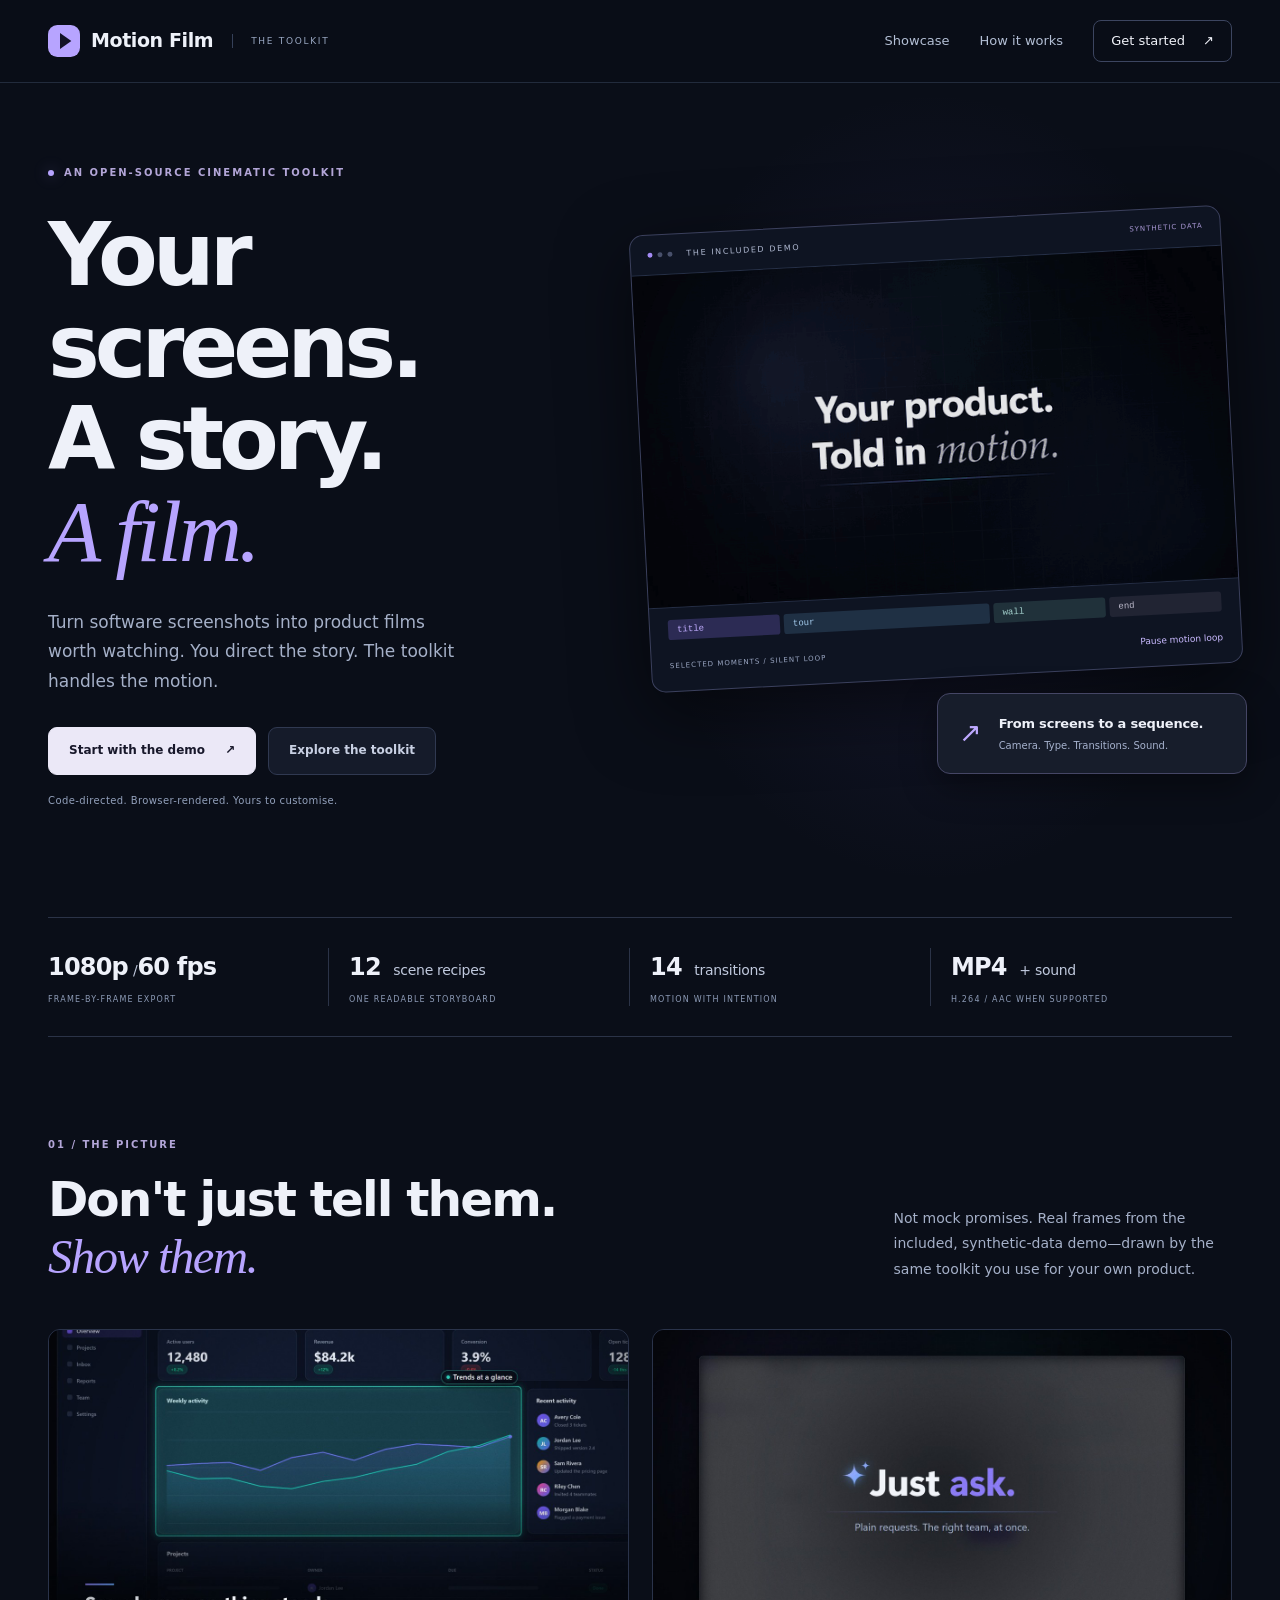
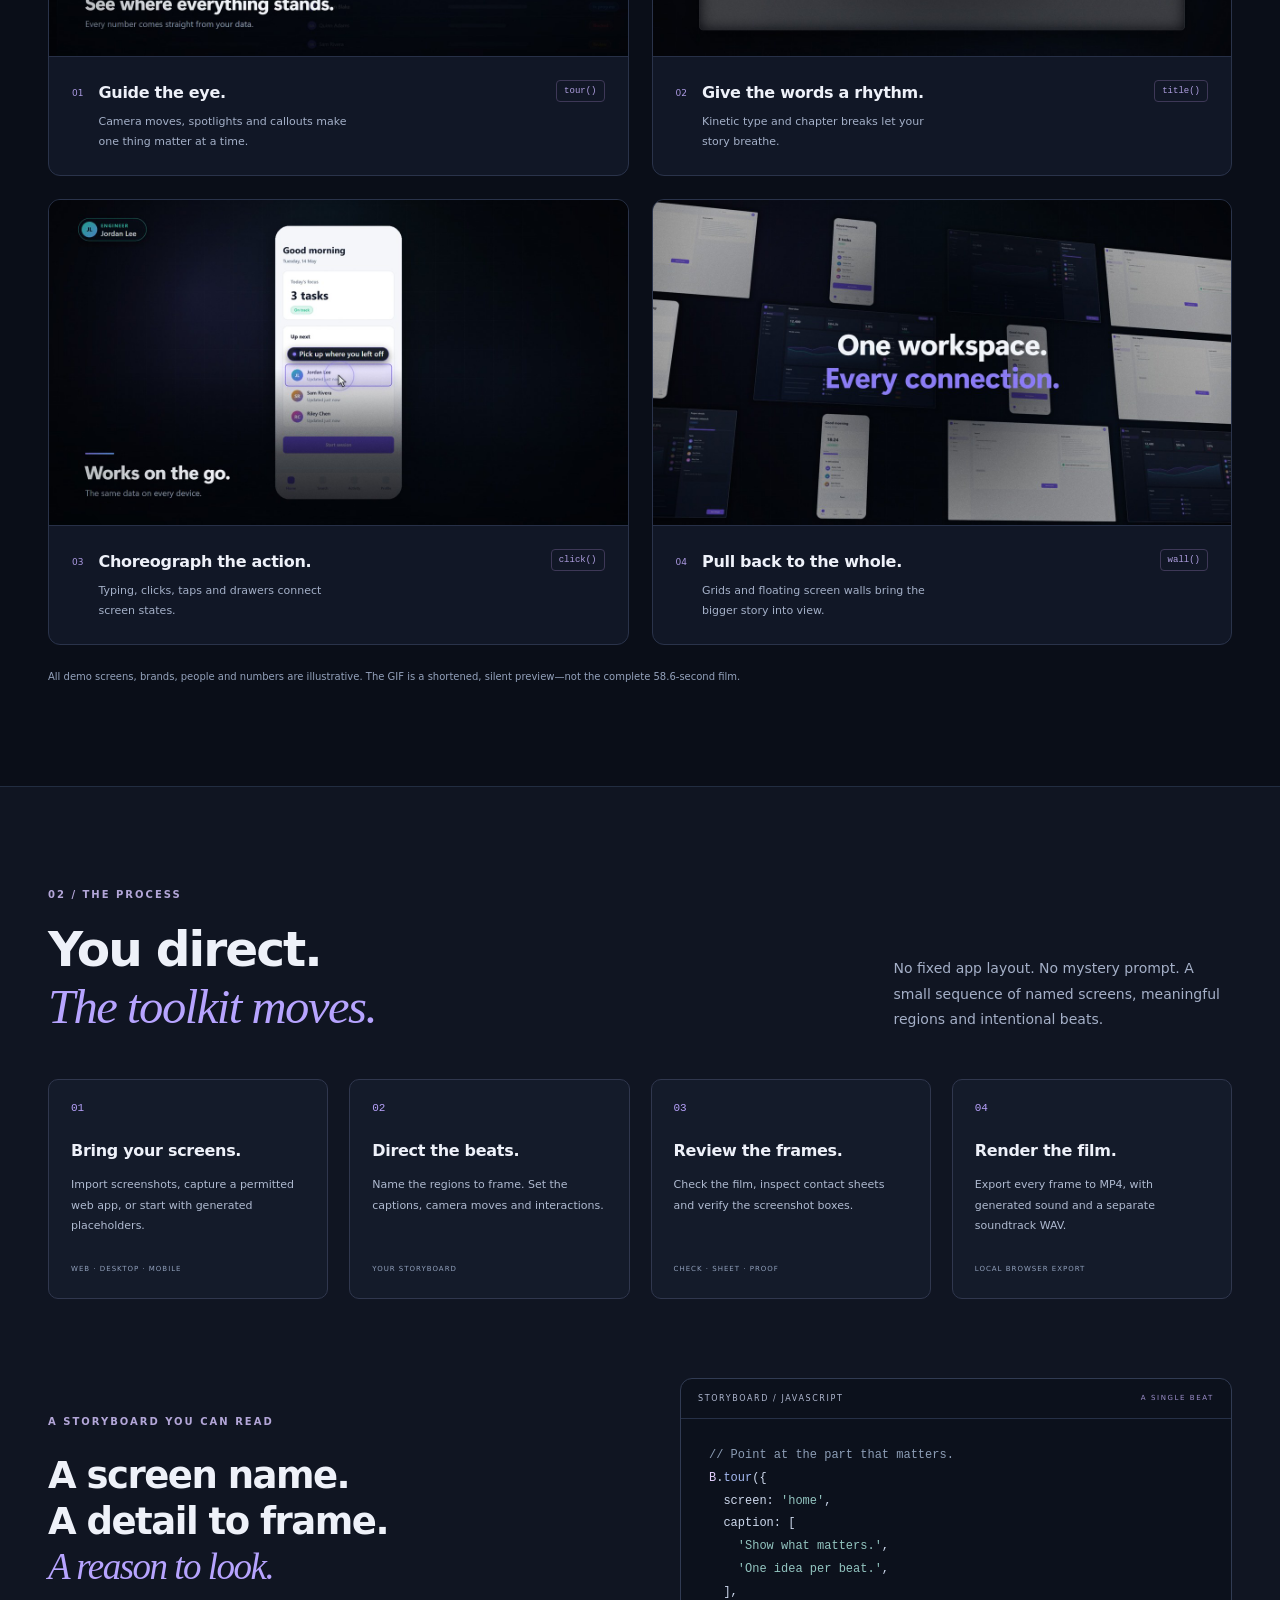
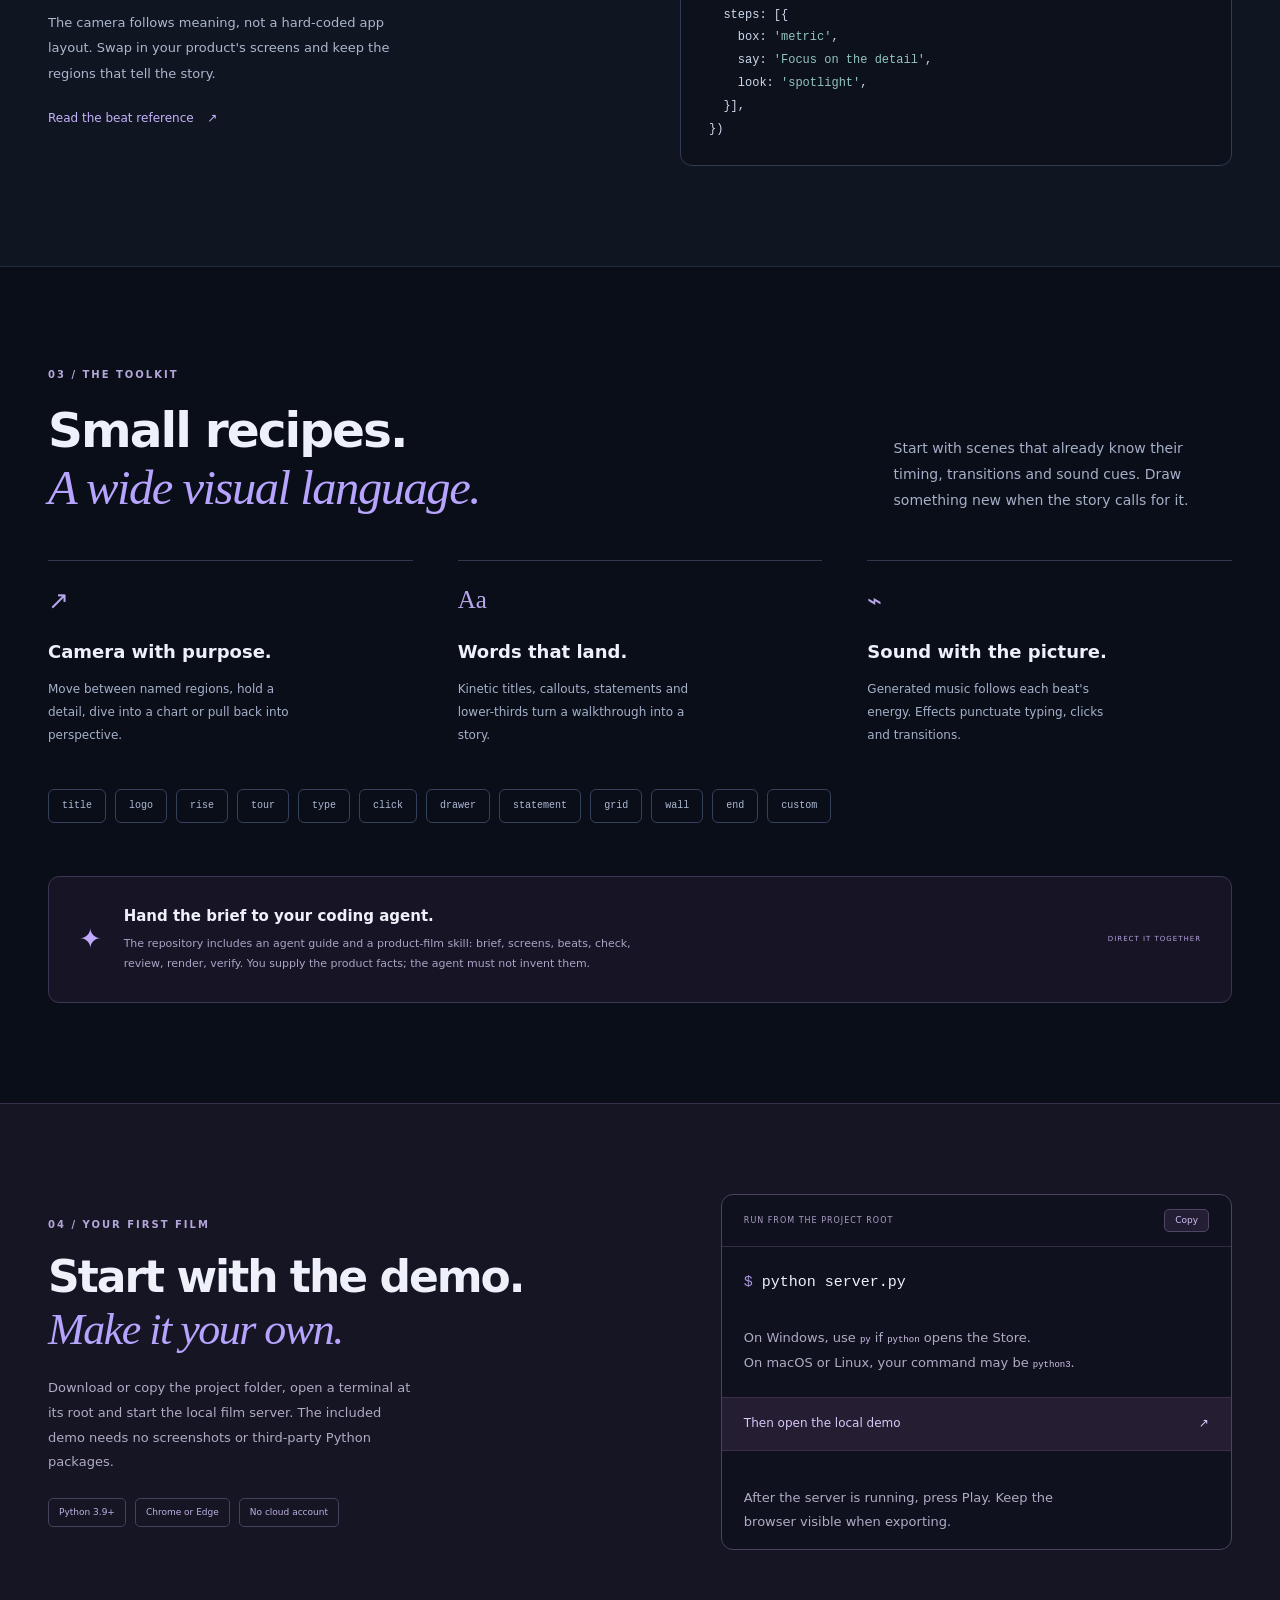
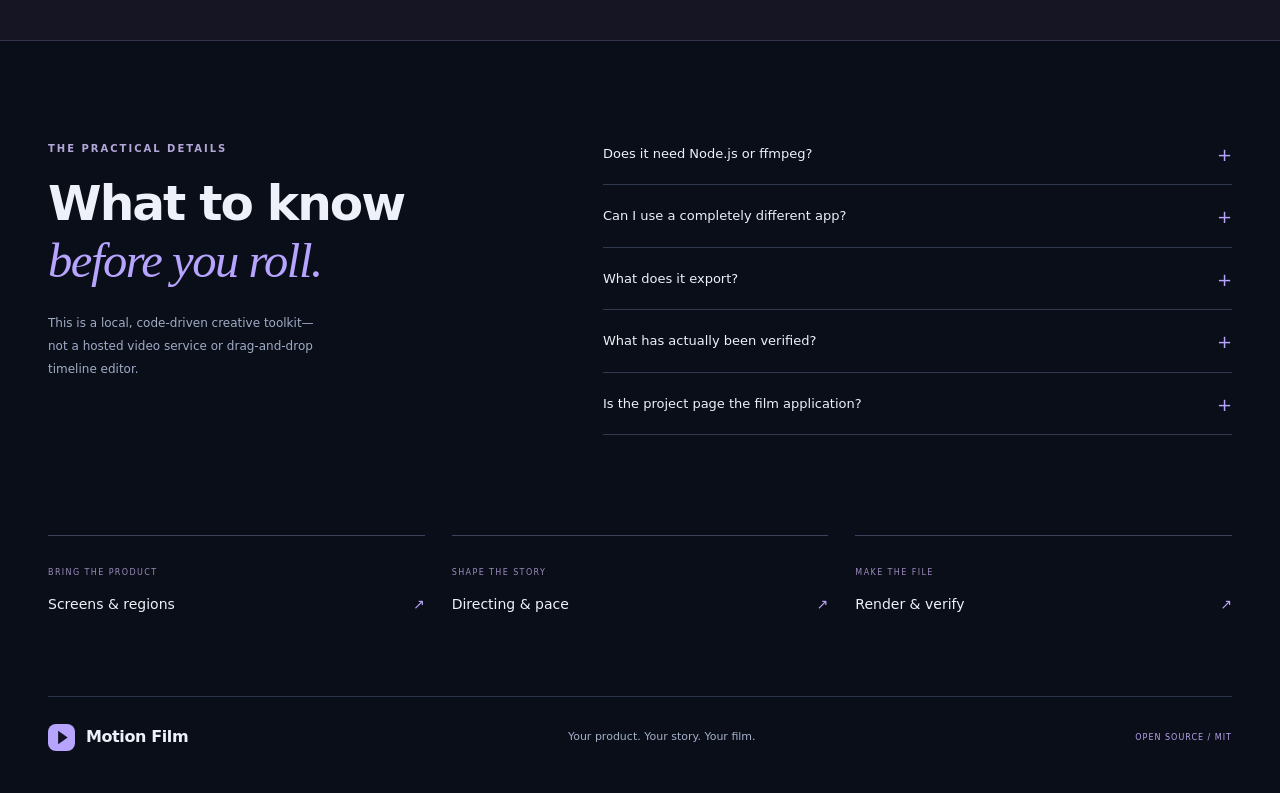
<file: docs/index.html>
<!doctype html>
<html lang="en">
<head>
  <meta charset="utf-8">
  <meta name="viewport" content="width=device-width, initial-scale=1">
  <meta name="description" content="Turn software screenshots into cinematic product films. A code-directed, browser-rendered toolkit with scene recipes, motion, sound and local MP4 export.">
  <meta name="theme-color" content="#0A0E18">
  <meta property="og:type" content="website">
  <meta property="og:title" content="Motion Film — screens in, story out.">
  <meta property="og:description" content="You bring the product, the story and the words. The toolkit brings the motion.">
  <meta property="og:image" content="media/social-preview.png">
  <title>Motion Film — screens in, story out.</title>
  <link rel="icon" type="image/svg+xml" href="media/mark.svg">
  <link rel="stylesheet" href="site.css">
  <script src="site.js" defer></script>
</head>
<body>
  <a class="skip-link" href="#main">Skip to content</a>
  <header class="site-header">
    <nav class="container navigation" aria-label="Main navigation">
      <a class="wordmark" href="#" aria-label="Motion Film home"><img src="media/mark.svg" alt="" width="32" height="32">Motion Film<span class="edition">THE TOOLKIT</span></a>
      <div class="nav-links"><a href="#showcase">Showcase</a><a href="#workflow">How it works</a><a class="nav-cta" href="#quickstart">Get started <span aria-hidden="true">↗</span></a></div>
    </nav>
  </header>

  <main id="main">
    <section class="hero container" aria-labelledby="hero-title">
      <div class="hero-copy">
        <p class="eyebrow"><span class="status-dot" aria-hidden="true"></span>AN OPEN-SOURCE CINEMATIC TOOLKIT</p>
        <h1 id="hero-title">Your screens.<br>A story.<br><em>A film.</em></h1>
        <p class="hero-description">Turn software screenshots into product films worth watching. You direct the story. The toolkit handles the motion.</p>
        <div class="actions"><a class="button primary" href="#quickstart">Start with the demo <span aria-hidden="true">↗</span></a><a class="button secondary" href="#toolkit">Explore the toolkit</a></div>
        <p class="hero-note">Code-directed. Browser-rendered. Yours to customise.</p>
      </div>
      <div class="hero-visual">
        <div class="orbit" aria-hidden="true"></div>
        <div class="preview-window">
          <div class="window-bar"><span class="window-dots" aria-hidden="true"><i></i><i></i><i></i></span><span>THE INCLUDED DEMO</span><span class="window-tag">SYNTHETIC DATA</span></div>
          <img id="motion-preview" src="media/overview.jpg" data-still="media/overview.jpg" data-motion="media/demo-preview.gif" alt="Bundled demo: a product dashboard, cinematic camera moves, titles and a 3D wall of screens." width="1280" height="720" fetchpriority="high">
          <div class="scene-track" aria-label="Scene recipes: title, tour, wall, end"><span class="track-title">title</span><span class="track-tour">tour</span><span class="track-wall">wall</span><span class="track-end">end</span></div>
          <div class="window-footer"><span>SELECTED MOMENTS / SILENT LOOP</span><button id="motion-toggle" class="motion-toggle" type="button" aria-pressed="false" hidden>Play motion loop</button></div>
        </div>
        <div class="output-card"><span class="output-symbol" aria-hidden="true">↗</span><div><strong>From screens to a sequence.</strong><span>Camera. Type. Transitions. Sound.</span></div></div>
      </div>
    </section>

    <div class="spec-strip container" aria-label="Toolkit specifications">
      <div><strong>1080p<span>/</span>60 fps</strong><span>FRAME-BY-FRAME EXPORT</span></div>
      <div><strong>12 <span>scene recipes</span></strong><span>ONE READABLE STORYBOARD</span></div>
      <div><strong>14 <span>transitions</span></strong><span>MOTION WITH INTENTION</span></div>
      <div><strong>MP4 <span>+ sound</span></strong><span>H.264 / AAC WHEN SUPPORTED</span></div>
    </div>

    <section id="showcase" class="section container" aria-labelledby="showcase-title">
      <div class="section-heading"><div><p class="eyebrow">01 / THE PICTURE</p><h2 id="showcase-title">Don't just tell them.<br><em>Show them.</em></h2></div><p>Not mock promises. Real frames from the included, synthetic-data demo—drawn by the same toolkit you use for your own product.</p></div>
      <div class="gallery">
        <figure class="showcase-card"><img src="media/tour.jpg" alt="A guided chart tour with a teal outline, label and lower-third caption." width="1280" height="720" loading="lazy"><figcaption><span class="card-number">01</span><div><h3>Guide the eye.</h3><p>Camera moves, spotlights and callouts make one thing matter at a time.</p></div><span class="recipe-label">tour()</span></figcaption></figure>
        <figure class="showcase-card"><img src="media/typography.jpg" alt="The Just ask chapter title over a blurred app screen in the demo." width="1280" height="720" loading="lazy"><figcaption><span class="card-number">02</span><div><h3>Give the words a rhythm.</h3><p>Kinetic type and chapter breaks let your story breathe.</p></div><span class="recipe-label">title()</span></figcaption></figure>
        <figure class="showcase-card"><img src="media/interaction.jpg" alt="A phone screen with an animated pointer highlighting a task in the demo." width="1280" height="720" loading="lazy"><figcaption><span class="card-number">03</span><div><h3>Choreograph the action.</h3><p>Typing, clicks, taps and drawers connect screen states.</p></div><span class="recipe-label">click()</span></figcaption></figure>
        <figure class="showcase-card"><img src="media/wall.jpg" alt="A perspective wall of desktop and mobile screens from the demo." width="1280" height="720" loading="lazy"><figcaption><span class="card-number">04</span><div><h3>Pull back to the whole.</h3><p>Grids and floating screen walls bring the bigger story into view.</p></div><span class="recipe-label">wall()</span></figcaption></figure>
      </div>
      <p class="media-note">All demo screens, brands, people and numbers are illustrative. The GIF is a shortened, silent preview—not the complete 58.6-second film.</p>
    </section>

    <section id="workflow" class="workflow-section" aria-labelledby="workflow-title">
      <div class="container section">
        <div class="section-heading"><div><p class="eyebrow">02 / THE PROCESS</p><h2 id="workflow-title">You direct.<br><em>The toolkit moves.</em></h2></div><p>No fixed app layout. No mystery prompt. A small sequence of named screens, meaningful regions and intentional beats.</p></div>
        <ol class="workflow-grid">
          <li><span class="step-number">01</span><h3>Bring your screens.</h3><p>Import screenshots, capture a permitted web app, or start with generated placeholders.</p><span class="step-detail">WEB · DESKTOP · MOBILE</span></li>
          <li><span class="step-number">02</span><h3>Direct the beats.</h3><p>Name the regions to frame. Set the captions, camera moves and interactions.</p><span class="step-detail">YOUR STORYBOARD</span></li>
          <li><span class="step-number">03</span><h3>Review the frames.</h3><p>Check the film, inspect contact sheets and verify the screenshot boxes.</p><span class="step-detail">CHECK · SHEET · PROOF</span></li>
          <li><span class="step-number">04</span><h3>Render the film.</h3><p>Export every frame to MP4, with generated sound and a separate soundtrack WAV.</p><span class="step-detail">LOCAL BROWSER EXPORT</span></li>
        </ol>
        <div class="code-story">
          <div><p class="eyebrow">A STORYBOARD YOU CAN READ</p><h3>A screen name.<br>A detail to frame.<br><em>A reason to look.</em></h3><p>The camera follows meaning, not a hard-coded app layout. Swap in your product's screens and keep the regions that tell the story.</p><a class="text-link" href="beats.md">Read the beat reference <span aria-hidden="true">↗</span></a></div>
          <div class="code-window"><div class="window-bar"><span>STORYBOARD / JAVASCRIPT</span><span class="code-tag">A SINGLE BEAT</span></div><pre><code><span class="code-comment">// Point at the part that matters.</span>
<span class="code-name">B</span>.<span class="code-function">tour</span>({
  screen: <span class="code-string">'home'</span>,
  caption: [
    <span class="code-string">'Show what matters.'</span>,
    <span class="code-string">'One idea per beat.'</span>,
  ],
  steps: [{
    box: <span class="code-string">'metric'</span>,
    say: <span class="code-string">'Focus on the detail'</span>,
    look: <span class="code-string">'spotlight'</span>,
  }],
})</code></pre></div>
        </div>
      </div>
    </section>

    <section id="toolkit" class="section container" aria-labelledby="toolkit-title">
      <div class="section-heading"><div><p class="eyebrow">03 / THE TOOLKIT</p><h2 id="toolkit-title">Small recipes.<br><em>A wide visual language.</em></h2></div><p>Start with scenes that already know their timing, transitions and sound cues. Draw something new when the story calls for it.</p></div>
      <div class="capability-grid">
        <article><span class="capability-icon" aria-hidden="true">↗</span><h3>Camera with purpose.</h3><p>Move between named regions, hold a detail, dive into a chart or pull back into perspective.</p></article>
        <article><span class="capability-icon" aria-hidden="true">Aa</span><h3>Words that land.</h3><p>Kinetic titles, callouts, statements and lower-thirds turn a walkthrough into a story.</p></article>
        <article><span class="capability-icon" aria-hidden="true">⌁</span><h3>Sound with the picture.</h3><p>Generated music follows each beat's energy. Effects punctuate typing, clicks and transitions.</p></article>
      </div>
      <div class="recipe-list" aria-label="The 12 scene recipes"><code>title</code><code>logo</code><code>rise</code><code>tour</code><code>type</code><code>click</code><code>drawer</code><code>statement</code><code>grid</code><code>wall</code><code>end</code><code>custom</code></div>
      <div class="agent-note"><span class="agent-symbol" aria-hidden="true">✦</span><div><h3>Hand the brief to your coding agent.</h3><p>The repository includes an agent guide and a product-film skill: brief, screens, beats, check, review, render, verify. You supply the product facts; the agent must not invent them.</p></div><span class="agent-tag">DIRECT IT TOGETHER</span></div>
    </section>

    <section id="quickstart" class="quickstart-section" aria-labelledby="quickstart-title">
      <div class="container quickstart-layout">
        <div><p class="eyebrow">04 / YOUR FIRST FILM</p><h2 id="quickstart-title">Start with the demo.<br><em>Make it your own.</em></h2><p>Download or copy the project folder, open a terminal at its root and start the local film server. The included demo needs no screenshots or third-party Python packages.</p><div class="requirements"><span>Python 3.9+</span><span>Chrome or Edge</span><span>No cloud account</span></div></div>
        <div class="start-panel"><div class="terminal-heading"><span>RUN FROM THE PROJECT ROOT</span><button class="copy-command" type="button" data-copy="python server.py" hidden>Copy</button></div><pre><code><span class="prompt" aria-hidden="true">$ </span>python server.py</code></pre><p class="command-note">On Windows, use <code>py</code> if <code>python</code> opens the Store.<br>On macOS or Linux, your command may be <code>python3</code>.</p><a class="open-demo" href="http://127.0.0.1:8020/?story=examples/demo.js" target="_blank" rel="noopener">Then open the local demo <span aria-hidden="true">↗</span></a><p class="local-note">After the server is running, press Play. Keep the browser visible when exporting.</p></div>
      </div>
    </section>

    <section class="section container faq-section" aria-labelledby="faq-title">
      <div><p class="eyebrow">THE PRACTICAL DETAILS</p><h2 id="faq-title">What to know<br><em>before you roll.</em></h2><p>This is a local, code-driven creative toolkit—not a hosted video service or drag-and-drop timeline editor.</p></div>
      <div class="faq-list">
        <details><summary>Does it need Node.js or ffmpeg?</summary><p>No for core preview and rendering: those use Python's standard library and browser APIs. Optional automatic web capture uses Playwright, whose Python package includes a Node.js driver. README-media rebuilding optionally uses Pillow.</p></details>
        <details><summary>Can I use a completely different app?</summary><p>Yes. Import screenshots from your own web, desktop or phone app, then name meaningful regions. The storyboard references screen and region names rather than a particular product layout.</p></details>
        <details><summary>What does it export?</summary><p>A 1920×1080, 60 fps H.264 MP4. AAC audio is included when the browser supports encoding it; otherwise the MP4 is silent. A generated soundtrack WAV is saved separately either way. Rendering is offline and may take many minutes.</p></details>
        <details><summary>What has actually been verified?</summary><p>On 2026-10-05, the Windows/Edge demo and starter were checked, review frames were inspected, and the full 3,515-frame demo MP4 was verified with audio and video. Screenshot import and box editing were exercised. macOS, Linux, headless rendering and optional web capture were not verified in that environment.</p></details>
        <details><summary>Is the project page the film application?</summary><p>No. This is a static presentation of the toolkit. The film preview, screenshot editor and save endpoints run through the local Python server. Hosting this page does not host the renderer or upload your screens.</p></details>
      </div>
    </section>

    <section id="resources" class="resource-section container" aria-label="Documentation">
      <a href="screens.md"><span>BRING THE PRODUCT</span><strong>Screens &amp; regions <span aria-hidden="true">↗</span></strong></a>
      <a href="directing.md"><span>SHAPE THE STORY</span><strong>Directing &amp; pace <span aria-hidden="true">↗</span></strong></a>
      <a href="rendering.md"><span>MAKE THE FILE</span><strong>Render &amp; verify <span aria-hidden="true">↗</span></strong></a>
    </section>
  </main>

  <footer class="container site-footer"><a class="wordmark" href="#"><img src="media/mark.svg" alt="" width="27" height="27">Motion Film</a><p>Your product. Your story. Your film.</p><span>OPEN SOURCE / MIT</span></footer>
  <span id="copy-status" class="sr-only" role="status" aria-live="polite"></span>
</body>
</html>
</file>
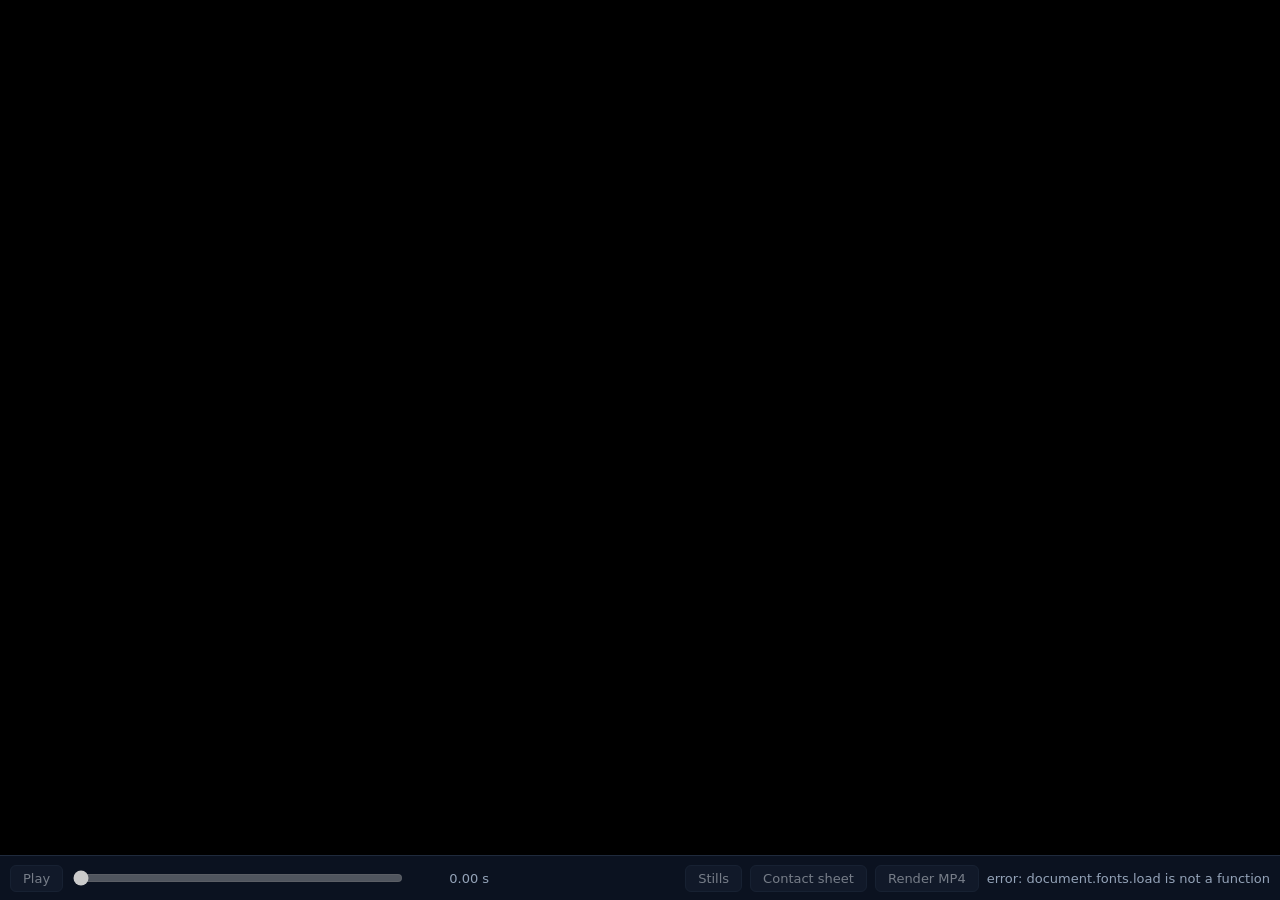
<file: film/index.html>
<!doctype html>
<html lang="en">
<head>
<meta charset="utf-8">
<title>Motion film</title>
<style>
  html, body { margin: 0; height: 100%; background: #000; overflow: hidden; font: 13px "Segoe UI", system-ui, sans-serif; color: #94a3b8; }
  canvas { position: absolute; inset: 0 0 44px 0; margin: auto; width: 100vw; max-width: 100vw; max-height: calc(100vh - 44px); aspect-ratio: 16 / 9; }
  #bar { position: fixed; left: 0; right: 0; bottom: 0; height: 44px; display: flex; gap: 8px; align-items: center; padding: 0 10px; background: #0b1220; border-top: 1px solid #1f2a3c; }
  #bar button { font: inherit; color: #e2e8f0; background: #172133; border: 1px solid #243044; border-radius: 6px; padding: 5px 12px; cursor: pointer; }
  #bar button:disabled { opacity: 0.5; cursor: default; }
  #scrub { flex: 1; }
  #time { min-width: 76px; text-align: right; font-variant-numeric: tabular-nums; }
  #beat { min-width: 180px; max-width: 320px; overflow: hidden; white-space: nowrap; text-overflow: ellipsis; color: #cbd5e1; }
  body.bare #bar { display: none; }
  body.bare canvas { inset: 0; max-height: 100vh; }
</style>
<script>
  // Errors from the very start, including modules that fail to load, go into the automation report.
  window.__filmErrors = [];
  addEventListener('error', e => window.__filmErrors.push(`${e.message}${e.filename ? ` (${e.filename.split('/').slice(-2).join('/').replace(/\?.*$/, '')}:${e.lineno}:${e.colno})` : ''}`));
  addEventListener('unhandledrejection', e => window.__filmErrors.push(String((e.reason && (e.reason.stack || e.reason.message)) || e.reason)));
</script>
</head>
<body>
<canvas id="stage" width="1920" height="1080"></canvas>
<div id="bar">
  <button id="play" disabled>Play</button>
  <input id="scrub" type="range" min="0" max="1" step="0.01" value="0" disabled aria-label="Film time">
  <span id="time">0.00 s</span>
  <span id="beat"></span>
  <button id="stills" disabled>Stills</button>
  <button id="sheet" disabled>Contact sheet</button>
  <button id="render" disabled>Render MP4</button>
  <span id="status">loading…</span>
</div>
<script type="module">
  // ?story=examples/demo.js picks the storyboard (default: storyboard.js).
  // ?run=check|stills|sheet|proof|render performs one action and writes out/report.json (tools/run.py).
  // ?bare hides this bar. Space plays and stops; arrow keys step one frame, or one second with Shift.
  const $ = id => document.getElementById(id);
  const params = new URLSearchParams(location.search);
  const story = params.get('story') || 'storyboard.js';
  const status = text => { $('status').textContent = text; };
  if (params.has('bare')) document.body.classList.add('bare');

  // Load the story again as a module script: the browser then reports the file and line of a syntax error.
  const locate = path => new Promise(resolve => {
    const script = document.createElement('script');
    script.type = 'module';
    script.src = `./${path}?locate=${Date.now()}`;
    script.onload = script.onerror = () => setTimeout(resolve, 100);
    document.head.appendChild(script);
  });

  let film = null, failure = null;
  try {
    if (!/^[\w-]+(\/[\w-]+)*\.js$/.test(story)) throw new Error('?story= must name a .js file inside film/, such as examples/demo.js');
    const { start } = await import('./lib/kit.js');
    const module = await import(`./${story}`);
    film = await start(module.default);
    window.film = film;
  } catch (error) {
    failure = error;
    if (error instanceof SyntaxError) await locate(story);
    status(`error: ${error.message.split('\n')[0]}`);
    console.error(error);
  }

  if (params.has('run')) {
    try {
      const { automate } = await import('./lib/runner.js');
      const report = await automate(film, failure, params);
      status(`${report.action}: ${report.ok ? 'done' : 'failed'} · see out/report.json`);
      if (params.has('close')) setTimeout(() => window.close(), 800);
    } catch (error) {
      // The runner itself could not load: write a minimal report directly.
      const report = { action: params.get('run'), token: params.get('token'), done: true, ok: false, errors: [String(error.stack || error), ...window.__filmErrors] };
      await fetch('/save/out/report.json', { method: 'POST', body: JSON.stringify(report, null, 2) });
    }
  } else if (film) {
    wire(film);
  }

  function wire(film) {
    let playing = false;
    const controls = ['play', 'scrub', 'stills', 'sheet', 'render'];
    const busy = on => controls.forEach(id => { $(id).disabled = on; });
    const ready = () => status(`ready · ${film.duration.toFixed(1)} s · ${film.timeline.length} beats${film.warnings.length ? ` · ${film.warnings.length} warning(s) in the console` : ''}`);
    const show = t => {
      $('time').textContent = `${t.toFixed(2)} s`;
      $('scrub').value = t;
      const beat = film.beatAt(t);
      $('beat').textContent = `${beat.index} · ${beat.label}`;
    };
    film.warnings.forEach(w => console.warn(w));

    function seek(t) {
      const clamped = Math.min(film.duration, Math.max(0, t));
      film.renderFrame(clamped);
      show(clamped);
    }
    async function toggle() {
      if (playing) {
        film.stop();
        playing = false;
        $('play').textContent = 'Play';
        return;
      }
      const at = Number($('scrub').value);
      playing = true;
      $('play').textContent = 'Stop';
      status('preparing sound…');
      await film.play(at >= film.duration - 0.05 ? 0 : at, t => {
        show(t);
        if (t >= film.duration) { playing = false; $('play').textContent = 'Play'; }
      });
      ready();
    }
    async function act(run, label) {
      if (playing) await toggle();
      busy(true);
      status(`${label}…`);
      try {
        const { automate } = await import('./lib/runner.js');
        const report = await automate(film, null, new URLSearchParams({ run, story }));
        status(report.ok ? `saved ${report.files.length} file(s) to film/out/` : `${label} failed: ${report.errors[0]}`);
      } catch (error) {
        status(`${label} failed: ${error.message}`);
        console.error(error);
      }
      busy(false);
    }

    $('scrub').max = film.duration;
    busy(false);
    show(0);
    ready();
    $('play').addEventListener('click', toggle);
    $('scrub').addEventListener('input', () => {
      if (playing) toggle();
      seek(Number($('scrub').value));
    });
    $('stills').addEventListener('click', () => act('stills', 'saving stills'));
    $('sheet').addEventListener('click', () => act('sheet', 'making contact sheets'));
    $('render').addEventListener('click', async () => {
      if (playing) await toggle();
      busy(true);
      const started = performance.now();
      try {
        const result = await film.renderVideo({ onProgress: t => status(`rendering ${t.toFixed(0)} of ${film.duration.toFixed(0)} s`) });
        status(`saved ${result.file} · ${(result.bytes / 1048576).toFixed(1)} MB · ${result.frames} frames in ${Math.round((performance.now() - started) / 1000)} s${result.audio ? '' : ' · no AAC encoder, sound saved as WAV'}`);
      } catch (error) {
        status(`render failed: ${error.message}`);
        console.error(error);
      }
      busy(false);
    });
    addEventListener('keydown', event => {
      if (event.target.tagName === 'BUTTON' || $('render').disabled) return;
      if (event.code === 'Space') { event.preventDefault(); toggle(); }
      const step = event.shiftKey ? 1 : 1 / 60;
      if (event.code === 'ArrowRight' || event.code === 'ArrowLeft') {
        event.preventDefault();
        if (playing) toggle();
        seek(Number($('scrub').value) + (event.code === 'ArrowRight' ? step : -step));
      }
    });
  }
</script>
</body>
</html>
</file>
<file: docs/site.css>
:root {
  color-scheme: dark;
  --bg: #0a0e18;
  --surface: #121826;
  --border: #273047;
  --text: #eef1f9;
  --muted: #a5b0c8;
  --accent: #b7a4ff;
  --serif: Georgia, "Times New Roman", serif;
}

* { box-sizing: border-box; }
html { scroll-behavior: smooth; scroll-padding-top: 100px; }
body { margin: 0; background: var(--bg); color: var(--text); font: 16px/1.65 "Segoe UI", system-ui, sans-serif; -webkit-font-smoothing: antialiased; }
a { color: inherit; text-decoration: none; }
button { font: inherit; }
img { display: block; max-width: 100%; height: auto; }
button, a, summary { -webkit-tap-highlight-color: transparent; }
a:focus-visible, button:focus-visible, summary:focus-visible { outline: 3px solid var(--accent); outline-offset: 5px; }
::selection { background: #b7a4ff; color: #121426; }
strong { font-weight: 650; }
h1, h2, h3, p, figure { margin: 0; }
em { color: var(--accent); font-family: var(--serif); font-weight: 400; }
code, pre { font-family: "Cascadia Code", "SFMono-Regular", Consolas, monospace; }
.container { width: min(1200px, calc(100% - 96px)); margin-inline: auto; }
.sr-only, .skip-link:not(:focus) { position: absolute; width: 1px; height: 1px; padding: 0; overflow: hidden; clip: rect(0, 0, 0, 0); white-space: nowrap; }
.skip-link:focus { position: fixed; left: 20px; top: 12px; z-index: 100; padding: 12px 18px; background: var(--accent); color: #141326; border-radius: 8px; }

.site-header { position: sticky; top: 0; z-index: 20; border-bottom: 1px solid #222b3c; background: #0a0e18f2; backdrop-filter: blur(16px); }
.navigation { min-height: 82px; display: flex; align-items: center; justify-content: space-between; gap: 32px; }
.wordmark { display: inline-flex; align-items: center; gap: 11px; font-weight: 700; font-size: 19px; letter-spacing: -.4px; }
.edition { margin-left: 8px; padding-left: 18px; border-left: 1px solid #354059; font-size: 9px; font-weight: 500; letter-spacing: 1.7px; color: #99a7c2; }
.nav-links { display: flex; gap: 30px; align-items: center; font-size: 13px; color: #b3bfd5; }
.nav-links a:hover { color: #fff; }
.nav-cta { border: 1px solid #3c4560; padding: 9px 17px; border-radius: 8px; color: #f1f3fa; }
.nav-cta span { margin-left: 14px; }

.eyebrow { display: flex; align-items: center; gap: 10px; font-size: 10px; font-weight: 650; letter-spacing: 2px; color: #b3a6d8; }
.status-dot { width: 6px; height: 6px; border-radius: 50%; background: #b7a4ff; box-shadow: 0 0 15px #b7a4ff70; }
.hero { display: grid; grid-template-columns: 1fr 1.1fr; gap: 54px; padding-top: 82px; padding-bottom: 108px; align-items: center; }
.hero h1 { font-size: clamp(54px, 6.8vw, 94px); font-weight: 700; letter-spacing: -5px; line-height: 1.06; margin-top: 27px; }
.hero h1 em { letter-spacing: -3px; }
.hero-description { color: var(--muted); max-width: 39ch; font-size: 17px; line-height: 1.75; margin-top: 29px; }
.actions { display: flex; gap: 12px; flex-wrap: wrap; margin-top: 30px; }
.button { display: inline-flex; align-items: center; justify-content: center; gap: 20px; padding: 13px 20px; border-radius: 9px; font-size: 12px; font-weight: 650; transition: background .18s, transform .18s; }
.button:hover { transform: translateY(-2px); }
.primary { background: #ebe8f7; color: #17172a; border: 1px solid #ebe8f7; }
.primary:hover { background: #fff; }
.secondary { background: #151b2a; border: 1px solid #303951; color: #c8d0e3; }
.hero-note { font-size: 10px; color: #93a1bc; letter-spacing: .4px; margin-top: 18px; }
.hero-visual { position: relative; padding-block: 24px 100px; min-width: 0; isolation: isolate; }
.orbit { position: absolute; inset: -120px -20px; z-index: -1; background: radial-gradient(ellipse, #6252b526 0%, transparent 68%); }
.preview-window { position: relative; border: 1px solid #3b405d; border-radius: 14px; overflow: hidden; background: #0e1422; box-shadow: 0 22px 70px #0008; transform: rotate(-3deg); }
.window-bar { display: flex; gap: 14px; align-items: center; padding: 13px 17px; border-bottom: 1px solid #263047; font-size: 8px; letter-spacing: 1.6px; color: #afb8d0; }
.window-dots { display: flex; gap: 5px; }
.window-dots i { display: block; width: 5px; height: 5px; border-radius: 50%; background: #48506b; }
.window-dots i:first-child { background: #a48bf5; }
.window-tag { margin-left: auto; color: #a998d5; font-size: 7px; letter-spacing: 1px; }
#motion-preview { width: 100%; aspect-ratio: 16 / 9; object-fit: cover; }
.scene-track { display: flex; gap: 4px; padding: 12px 18px 7px; border-top: 1px solid #252e45; }
.scene-track span { display: inline-block; flex: 1; border-radius: 3px; padding: 5px 9px; font: 9px "Cascadia Code", Consolas, monospace; }
.track-title { background: #7b68d447; color: #c1adff; }
.track-tour { background: #41688757; color: #a3caeb; flex-grow: 2 !important; }
.track-wall { background: #456b6957; color: #a5d3cf; }
.track-end { background: #4a475951; color: #bbb9ca; }
.window-footer { padding: 8px 18px 13px; display: flex; align-items: center; justify-content: space-between; gap: 10px; font-size: 7px; letter-spacing: 1px; color: #9aa6c2; }
.motion-toggle { border: 0; background: none; color: #c9baff; padding: 4px 0; cursor: pointer; font-size: 9px; letter-spacing: 0; }
.output-card { position: absolute; right: -15px; bottom: 4px; display: flex; align-items: center; gap: 17px; width: 310px; background: #171d2b; border: 1px solid #454665; border-radius: 13px; padding: 17px 21px; box-shadow: 0 12px 35px #0006; }
.output-card strong { display: block; font-size: 13px; letter-spacing: -.2px; }
.output-card div > span { display: block; margin-top: 4px; color: #a6b2ce; font-size: 10px; }
.output-symbol { font-size: 27px; color: #bea9ff; }

.spec-strip { display: grid; grid-template-columns: repeat(4, 1fr); border-block: 1px solid #2b3347; padding-block: 30px; gap: 20px; }
.spec-strip > div { border-right: 1px solid #2b3347; padding-right: 20px; }
.spec-strip > div:last-child { border-right: 0; }
.spec-strip strong { display: block; font-size: 24px; letter-spacing: -.8px; }
.spec-strip strong span { font-size: 14px; font-weight: 400; color: #c0c9dd; letter-spacing: -.3px; margin-left: 5px; }
.spec-strip > div > span { display: block; margin-top: 5px; color: #8d9bb6; letter-spacing: 1.2px; font-size: 8px; }

.section { padding-block: 100px; }
.section-heading { display: flex; justify-content: space-between; align-items: end; gap: 50px; margin-bottom: 43px; }
h2 { font-size: clamp(34px, 3.8vw, 50px); line-height: 1.17; font-weight: 600; letter-spacing: -2px; margin-top: 18px; }
h2 em { letter-spacing: -1.5px; }
.section-heading > p { max-width: 38ch; font-size: 14px; color: var(--muted); line-height: 1.85; padding-bottom: 3px; }
.gallery { display: grid; grid-template-columns: 1fr 1fr; gap: 23px; }
.showcase-card { border: 1px solid #2a334a; border-radius: 12px; overflow: hidden; background: #111726; }
.showcase-card > img { width: 100%; aspect-ratio: 16 / 9; }
.showcase-card figcaption { display: flex; align-items: start; gap: 15px; padding: 23px; border-top: 1px solid #273047; }
.card-number { color: #ac9ae2; font-size: 9px; padding-top: 6px; }
.showcase-card h3 { font-size: 16px; font-weight: 600; letter-spacing: -.3px; }
.showcase-card p { margin-top: 6px; color: #a4b0c8; font-size: 11px; max-width: 36ch; line-height: 1.8; }
.recipe-label { font: 9px "Cascadia Code", Consolas, monospace; margin-left: auto; padding: 5px 7px; color: #af9fe0; border: 1px solid #3e3857; border-radius: 4px; white-space: nowrap; }
.media-note { color: #94a2bc; margin-top: 23px; font-size: 10px; line-height: 1.8; }

.workflow-section { background: #101522; border-block: 1px solid #222d41; }
.workflow-grid { display: grid; grid-template-columns: repeat(4, 1fr); gap: 21px; list-style: none; padding: 0; margin: 0; }
.workflow-grid li { display: flex; flex-direction: column; padding: 22px; border: 1px solid #30374e; border-radius: 10px; background: #141b2a; }
.step-number { color: #b6a0f9; font: 11px "Cascadia Code", Consolas, monospace; }
.workflow-grid h3 { font-size: 16px; letter-spacing: -.3px; margin-top: 24px; }
.workflow-grid p { font-size: 11px; line-height: 1.9; color: #afbad0; margin-top: 10px; margin-bottom: 27px; }
.step-detail { display: block; color: #91a0bb; font-size: 7px; letter-spacing: 1px; margin-top: auto; }
.code-story { display: grid; grid-template-columns: 1fr 1fr; gap: 80px; align-items: center; margin-top: 79px; }
.code-story h3 { font-size: 37px; font-weight: 600; line-height: 1.23; letter-spacing: -1.5px; margin-top: 23px; }
.code-story p:not(.eyebrow) { font-size: 13px; line-height: 1.95; color: #abb7cd; max-width: 44ch; margin-top: 20px; }
.text-link { display: inline-block; color: #c5b3fb; font-size: 12px; margin-top: 23px; }
.text-link span { margin-left: 10px; }
.code-window { min-width: 0; overflow: hidden; border: 1px solid #313b53; background: #0c111c; border-radius: 12px; }
.code-tag { color: #9d8fcb; font-size: 7px; margin-left: auto; }
.code-window pre { color: #ced9ed; font-size: 12px; line-height: 1.9; padding: 25px 28px; margin: 0; overflow-x: auto; }
.code-comment { color: #8c9db5; }
.code-name { color: #e2cffc; }
.code-function { color: #a5baf1; }
.code-string { color: #93c5c0; }

.capability-grid { display: grid; grid-template-columns: repeat(3, 1fr); gap: 45px; }
.capability-grid article { border-top: 1px solid #30384d; padding-top: 25px; }
.capability-icon { display: block; color: #b8a6ed; height: 38px; font: 25px Georgia, serif; }
.capability-grid h3 { font-size: 18px; margin-top: 13px; font-weight: 600; }
.capability-grid p { font-size: 12px; color: #a5b1ca; margin-top: 12px; max-width: 34ch; line-height: 1.9; }
.recipe-list { display: flex; flex-wrap: wrap; gap: 9px; margin-top: 42px; }
.recipe-list code { border: 1px solid #35405a; border-radius: 6px; padding: 8px 13px; color: #aebbd6; font-size: 10px; }
.agent-note { margin-top: 53px; padding: 27px 30px; border: 1px solid #3b3655; border-radius: 11px; background: #171426; display: flex; align-items: center; gap: 22px; }
.agent-symbol { color: #c1aafd; font-size: 27px; }
.agent-note h3 { font-size: 15px; font-weight: 600; }
.agent-note p { font-size: 11px; color: #aca3c5; max-width: 78ch; margin-top: 5px; line-height: 1.85; }
.agent-tag { color: #b6a4dd; font-size: 7px; letter-spacing: 1px; margin-left: auto; white-space: nowrap; }

.quickstart-section { padding-block: 90px; background: #151524; border-block: 1px solid #363149; }
.quickstart-layout { display: grid; grid-template-columns: 1.15fr 1fr; gap: 85px; align-items: center; }
.quickstart-layout h2 { font-size: clamp(33px, 3.5vw, 44px); }
.quickstart-layout > div > p:not(.eyebrow) { color: #b1aac5; font-size: 13px; max-width: 45ch; margin-top: 21px; line-height: 1.9; }
.requirements { display: flex; flex-wrap: wrap; gap: 9px; margin-top: 23px; }
.requirements span { padding: 6px 10px; border: 1px solid #46405e; border-radius: 5px; color: #bfb1e5; font-size: 9px; }
.start-panel { overflow: hidden; border: 1px solid #4c425f; border-radius: 12px; background: #0f121e; }
.terminal-heading { display: flex; align-items: center; justify-content: space-between; gap: 16px; padding: 14px 22px; border-bottom: 1px solid #332d44; color: #ac9dc6; font-size: 8px; letter-spacing: 1px; }
.copy-command { background: #241e34; border: 1px solid #514566; border-radius: 5px; color: #d1bff5; font-size: 9px; padding: 3px 10px; cursor: pointer; }
.start-panel pre { margin: 0; padding: 24px 22px 10px; overflow-x: auto; font-size: 15px; }
.prompt { color: #a592d4; }
.command-note { margin: 8px 22px 21px; font-size: 10px; line-height: 1.9; color: #a6a2bb; }
.command-note code { color: #d4c2ed; font-size: 9px; }
.open-demo { display: flex; align-items: center; justify-content: space-between; padding: 16px 22px; border-block: 1px solid #393047; background: #251e33; font-size: 12px; color: #d9c7f8; }
.open-demo:hover { background: #33283f; }
.local-note { color: #a6a2bb; padding: 14px 22px; font-size: 9px; line-height: 1.8; }

.faq-section { display: grid; grid-template-columns: .85fr 1.15fr; gap: 90px; }
.faq-section > div > p:not(.eyebrow) { color: #a0acc6; font-size: 12px; line-height: 1.9; max-width: 36ch; margin-top: 22px; }
.faq-list details { border-bottom: 1px solid #30394f; padding: 20px 0; }
.faq-list details:first-child { padding-top: 2px; }
.faq-list summary { cursor: pointer; position: relative; font-size: 13px; padding-right: 27px; list-style: none; }
.faq-list summary::-webkit-details-marker { display: none; }
.faq-list summary::after { content: "+"; color: #b7a4ff; position: absolute; right: 0; font-size: 18px; top: -3px; }
.faq-list details[open] summary::after { content: "−"; }
.faq-list details p { color: #a5b2ca; font-size: 11px; line-height: 1.9; margin-top: 13px; }
.resource-section { display: grid; grid-template-columns: repeat(3, 1fr); gap: 27px; padding-bottom: 80px; }
.resource-section a { padding-top: 21px; border-top: 1px solid #3e405c; }
.resource-section a > span { font-size: 8px; color: #9b8bbc; letter-spacing: 1.4px; }
.resource-section strong { display: flex; justify-content: space-between; font-size: 14px; margin-top: 9px; font-weight: 500; }
.resource-section strong span { color: #baa5fa; }
.site-footer { display: flex; align-items: center; justify-content: space-between; flex-wrap: wrap; gap: 22px; padding-block: 27px 40px; border-top: 1px solid #29334a; }
.site-footer .wordmark { font-size: 16px; }
.site-footer p { color: #a5b1c9; font-size: 11px; }
.site-footer > span { color: #b9a2ec; font-size: 8px; letter-spacing: 1px; }

@media (max-width: 1060px) {
  .container { width: calc(100% - 64px); }
  .hero { grid-template-columns: 1fr; gap: 48px; padding-top: 57px; padding-bottom: 63px; }
  .hero h1 { font-size: 83px; letter-spacing: -4px; }
  .hero-description { font-size: 16px; max-width: 47ch; }
  .hero-visual { width: min(650px, 100%); margin-inline: auto; }
  .button { font-size: 11px; padding: 12px 16px; }
  .window-tag { display: none; }
  .output-card { width: 275px; right: 0; }
  .spec-strip strong { font-size: 22px; }
  .spec-strip strong span { font-size: 12px; }
  .section-heading { gap: 40px; }
  .section-heading > p { max-width: 31ch; }
  .workflow-grid { gap: 12px; }
  .workflow-grid li { padding: 19px 16px; }
  .workflow-grid h3 { font-size: 14px; }
  .code-story, .quickstart-layout { gap: 40px; }
  .showcase-card figcaption { padding: 20px 17px; gap: 11px; }
  .recipe-label { display: none; }
  .agent-tag { display: none; }
}

@media (max-width: 800px) {
  .edition { display: none; }
  .hero { grid-template-columns: 1fr; gap: 48px; padding-top: 57px; padding-bottom: 63px; }
  .hero h1 { font-size: 83px; letter-spacing: -4px; }
  .hero-description { max-width: 47ch; font-size: 16px; }
  .hero-visual { width: min(590px, 100%); margin-inline: auto; }
  .preview-window { transform: rotate(-2deg); }
  .window-tag { display: inline; }
  .spec-strip { grid-template-columns: 1fr 1fr; gap: 27px 30px; }
  .spec-strip > div:nth-child(2) { border-right: 0; }
  .spec-strip strong { font-size: 24px; }
  .section { padding-block: 71px; }
  .section-heading { align-items: start; flex-direction: column; gap: 21px; }
  .section-heading > p { max-width: 57ch; }
  .workflow-grid { grid-template-columns: 1fr 1fr; gap: 18px; }
  .workflow-grid li { padding: 25px; }
  .workflow-grid h3 { font-size: 16px; }
  .code-story { gap: 32px; }
  .code-story h3 { font-size: 29px; }
  .code-window pre { font-size: 10px; padding: 19px 17px; }
  .code-tag { display: none; }
  .capability-grid { gap: 25px; }
  .capability-grid h3 { font-size: 16px; }
  .quickstart-section { padding-block: 70px; }
  .quickstart-layout { grid-template-columns: 1fr; gap: 35px; }
  .start-panel { max-width: 520px; }
  .faq-section { grid-template-columns: 1fr; gap: 34px; }
  .resource-section { gap: 20px; }
  .resource-section strong { font-size: 12px; }
}

@media (max-width: 540px) {
  .container { width: calc(100% - 40px); }
  .navigation { min-height: 70px; gap: 16px; }
  .wordmark { font-size: 17px; gap: 9px; }
  .nav-links { gap: 0; font-size: 11px; }
  .nav-links > a:not(.nav-cta) { display: none; }
  .nav-cta { padding: 8px 12px; }
  .nav-cta span { margin-left: 6px; }
  .hero { padding-top: 45px; gap: 35px; }
  .eyebrow { font-size: 8px; letter-spacing: 1.25px; }
  .hero h1 { font-size: clamp(49px, 14.5vw, 72px); letter-spacing: -3px; }
  .hero-description { font-size: 14px; margin-top: 24px; }
  .button { padding: 12px 15px; font-size: 10px; gap: 13px; }
  .hero-note { font-size: 8px; }
  .hero-visual { padding-bottom: 90px; }
  .preview-window { transform: none; }
  .window-bar { padding: 11px 13px; font-size: 7px; letter-spacing: 1px; }
  .window-tag { font-size: 6px; }
  .window-dots { display: none; }
  .window-footer { padding-inline: 13px; font-size: 6px; letter-spacing: .5px; }
  .scene-track { padding-inline: 13px; }
  .scene-track span { font-size: 8px; }
  .output-card { padding: 13px 16px; width: 263px; bottom: 0; }
  .output-card strong { font-size: 11px; }
  .output-card div > span { font-size: 9px; }
  .spec-strip { gap: 23px 15px; padding-block: 23px; }
  .spec-strip > div { padding-right: 9px; }
  .spec-strip strong { font-size: 20px; }
  .spec-strip strong span { font-size: 10px; margin-left: 2px; }
  .spec-strip > div > span { font-size: 6px; letter-spacing: .9px; }
  .section { padding-block: 57px; }
  h2 { font-size: 33px; letter-spacing: -1.2px; }
  .section-heading { gap: 20px; margin-bottom: 31px; }
  .section-heading > p { font-size: 12px; }
  .gallery { grid-template-columns: 1fr; gap: 22px; }
  .showcase-card figcaption { padding: 21px 18px; }
  .showcase-card h3 { font-size: 16px; }
  .showcase-card p { font-size: 11px; }
  .recipe-label { display: inline; font-size: 8px; }
  .media-note { font-size: 8px; }
  .workflow-grid { grid-template-columns: 1fr; gap: 14px; }
  .workflow-grid li { padding: 23px; }
  .workflow-grid h3 { margin-top: 15px; }
  .workflow-grid p { font-size: 12px; margin-bottom: 20px; }
  .code-story { grid-template-columns: 1fr; margin-top: 50px; }
  .code-story h3 { font-size: 34px; }
  .code-window pre { font-size: 12px; padding: 21px; }
  .capability-grid { grid-template-columns: 1fr; gap: 30px; }
  .capability-grid p { max-width: 40ch; font-size: 12px; }
  .recipe-list { margin-top: 28px; gap: 7px; }
  .recipe-list code { padding: 7px 10px; font-size: 9px; }
  .agent-note { padding: 23px; margin-top: 34px; align-items: start; gap: 14px; }
  .agent-note h3 { font-size: 14px; }
  .agent-note p { font-size: 10px; }
  .agent-symbol { font-size: 21px; }
  .quickstart-section { padding-block: 58px; }
  .quickstart-layout h2 { font-size: 32px; }
  .quickstart-layout > div > p:not(.eyebrow) { font-size: 12px; }
  .resource-section { grid-template-columns: 1fr; gap: 21px; padding-bottom: 42px; }
  .resource-section strong { font-size: 14px; }
  .site-footer { justify-content: start; gap: 17px; padding-bottom: 28px; }
  .site-footer .wordmark { flex-basis: 100%; }
  .site-footer p { margin-right: auto; font-size: 9px; }
}

@media (prefers-reduced-motion: reduce) {
  html { scroll-behavior: auto; }
  *, *::before, *::after { transition: none !important; animation: none !important; }
}
</file>
